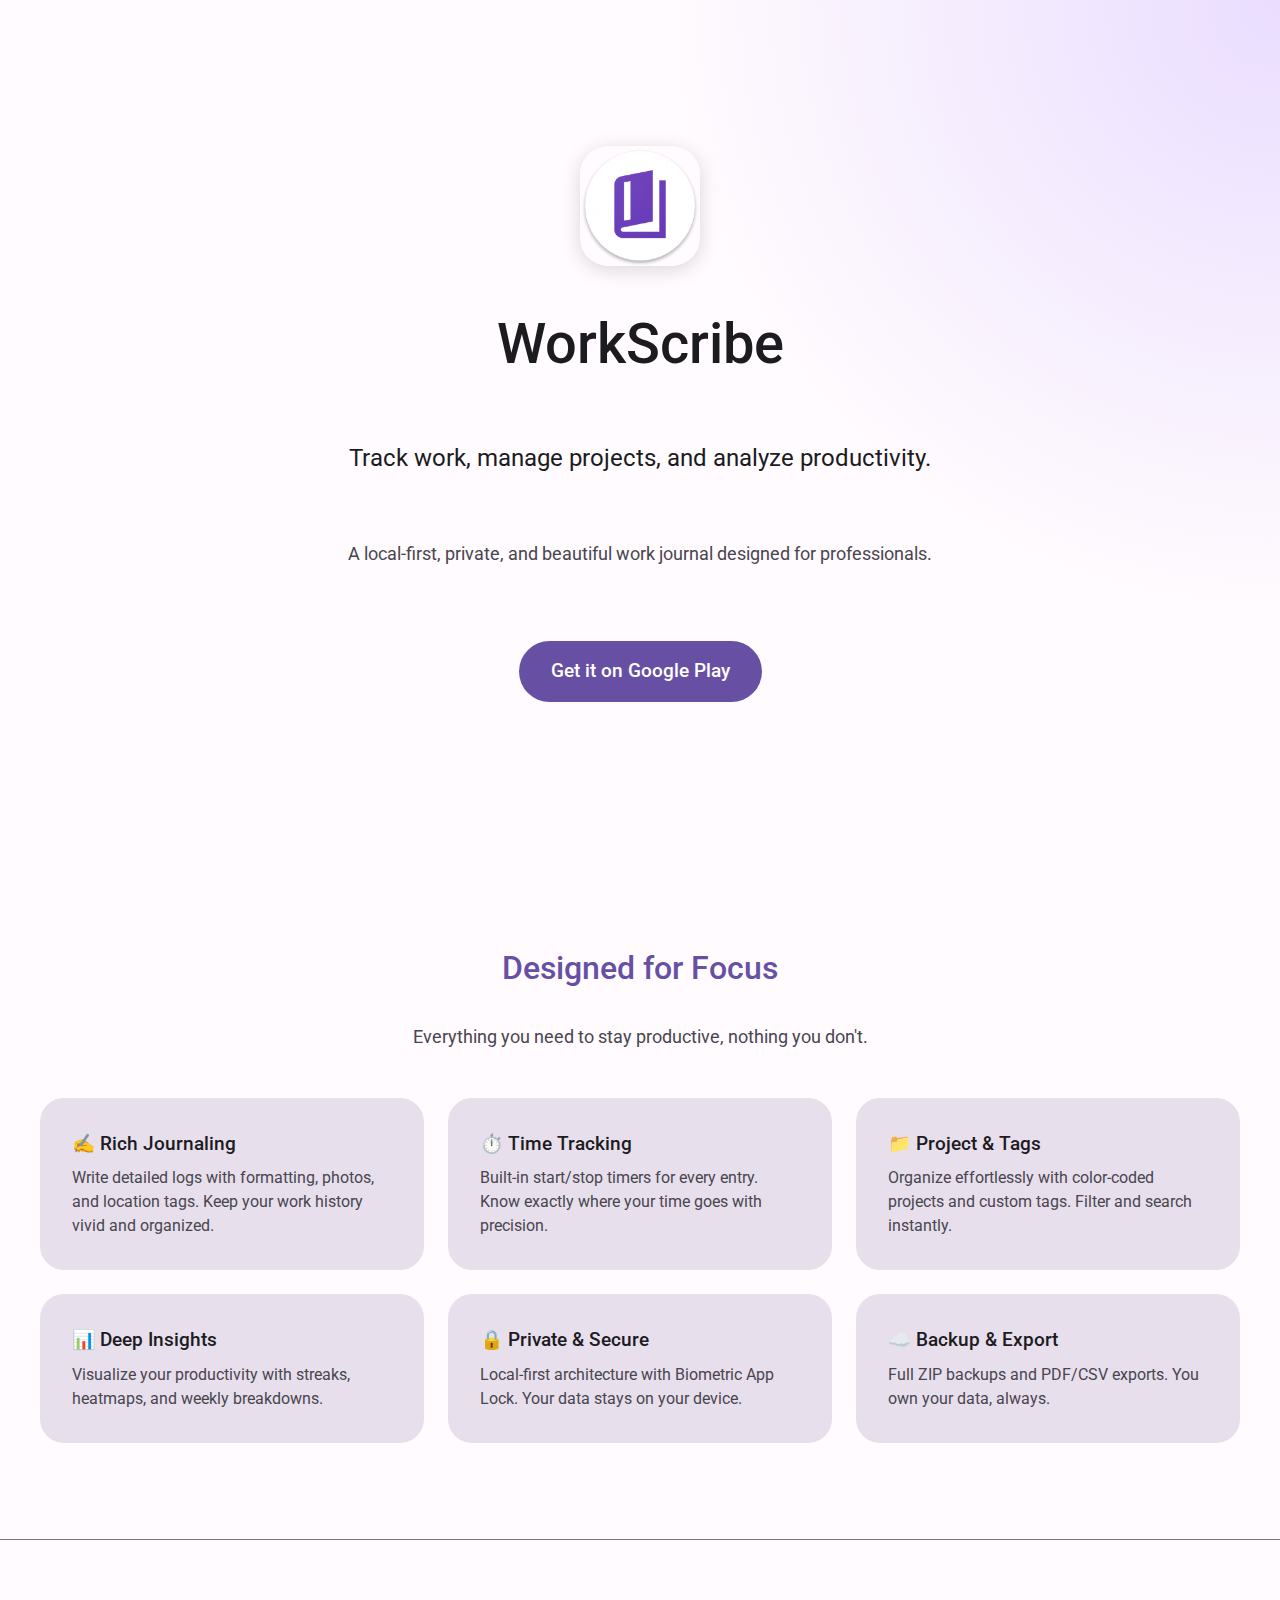
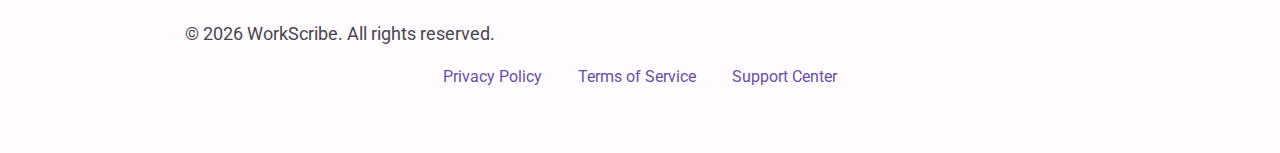
<file: index.html>
<!DOCTYPE html>
<html lang="en">

<head>
    <meta charset="UTF-8">
    <meta name="viewport" content="width=device-width, initial-scale=1.0">
    <title>WorkScribe - Professional Work Journal</title>
    <link rel="stylesheet" href="style.css">
    <link href="https://fonts.googleapis.com/css2?family=Roboto:wght@400;500;700&display=swap" rel="stylesheet">
</head>

<body>

    <!-- Hero Section -->
    <section class="hero">
        <div class="container hero-content">
            <img src="logo.png" alt="WorkScribe Logo" class="app-icon-img"
                style="width: 120px; height: 120px; border-radius: 28px; margin-bottom: 1.5rem; box-shadow: 0 4px 20px rgba(0,0,0,0.15);">
            <h1>WorkScribe</h1>
            <p style="font-size: 1.5rem; color: var(--md-sys-color-on-surface);">Track work, manage projects, and
                analyze productivity.</p>
            <p>A local-first, private, and beautiful work journal designed for professionals.</p>

            <a href="https://play.google.com/store/apps/details?id=com.workscribe.app" class="download-btn">Get it on
                Google Play</a>
        </div>
    </section>

    <!-- Features Section -->
    <section class="features">
        <div class="container">
            <div style="text-align: center;">
                <h2>Designed for Focus</h2>
                <p style="margin: 0 auto;">Everything you need to stay productive, nothing you don't.</p>
            </div>

            <div class="features-grid">
                <div class="feature-card">
                    <h3>✍️ Rich Journaling</h3>
                    <p>Write detailed logs with formatting, photos, and location tags. Keep your work history vivid and
                        organized.</p>
                </div>
                <div class="feature-card">
                    <h3>⏱️ Time Tracking</h3>
                    <p>Built-in start/stop timers for every entry. Know exactly where your time goes with precision.</p>
                </div>
                <div class="feature-card">
                    <h3>📁 Project & Tags</h3>
                    <p>Organize effortlessly with color-coded projects and custom tags. Filter and search instantly.</p>
                </div>
                <div class="feature-card">
                    <h3>📊 Deep Insights</h3>
                    <p>Visualize your productivity with streaks, heatmaps, and weekly breakdowns.</p>
                </div>
                <div class="feature-card">
                    <h3>🔒 Private & Secure</h3>
                    <p>Local-first architecture with Biometric App Lock. Your data stays on your device.</p>
                </div>
                <div class="feature-card">
                    <h3>☁️ Backup & Export</h3>
                    <p>Full ZIP backups and PDF/CSV exports. You own your data, always.</p>
                </div>
            </div>
        </div>
    </section>

    <!-- Footer -->
    <footer>
        <div class="container">
            <p>&copy; 2026 WorkScribe. All rights reserved.</p>
            <div style="margin-top: 1rem;">
                <a href="privacy.html">Privacy Policy</a>
                <a href="terms-of-service.html">Terms of Service</a>
                <a href="support.html">Support Center</a>
            </div>
        </div>
    </footer>

</body>

</html>
</file>
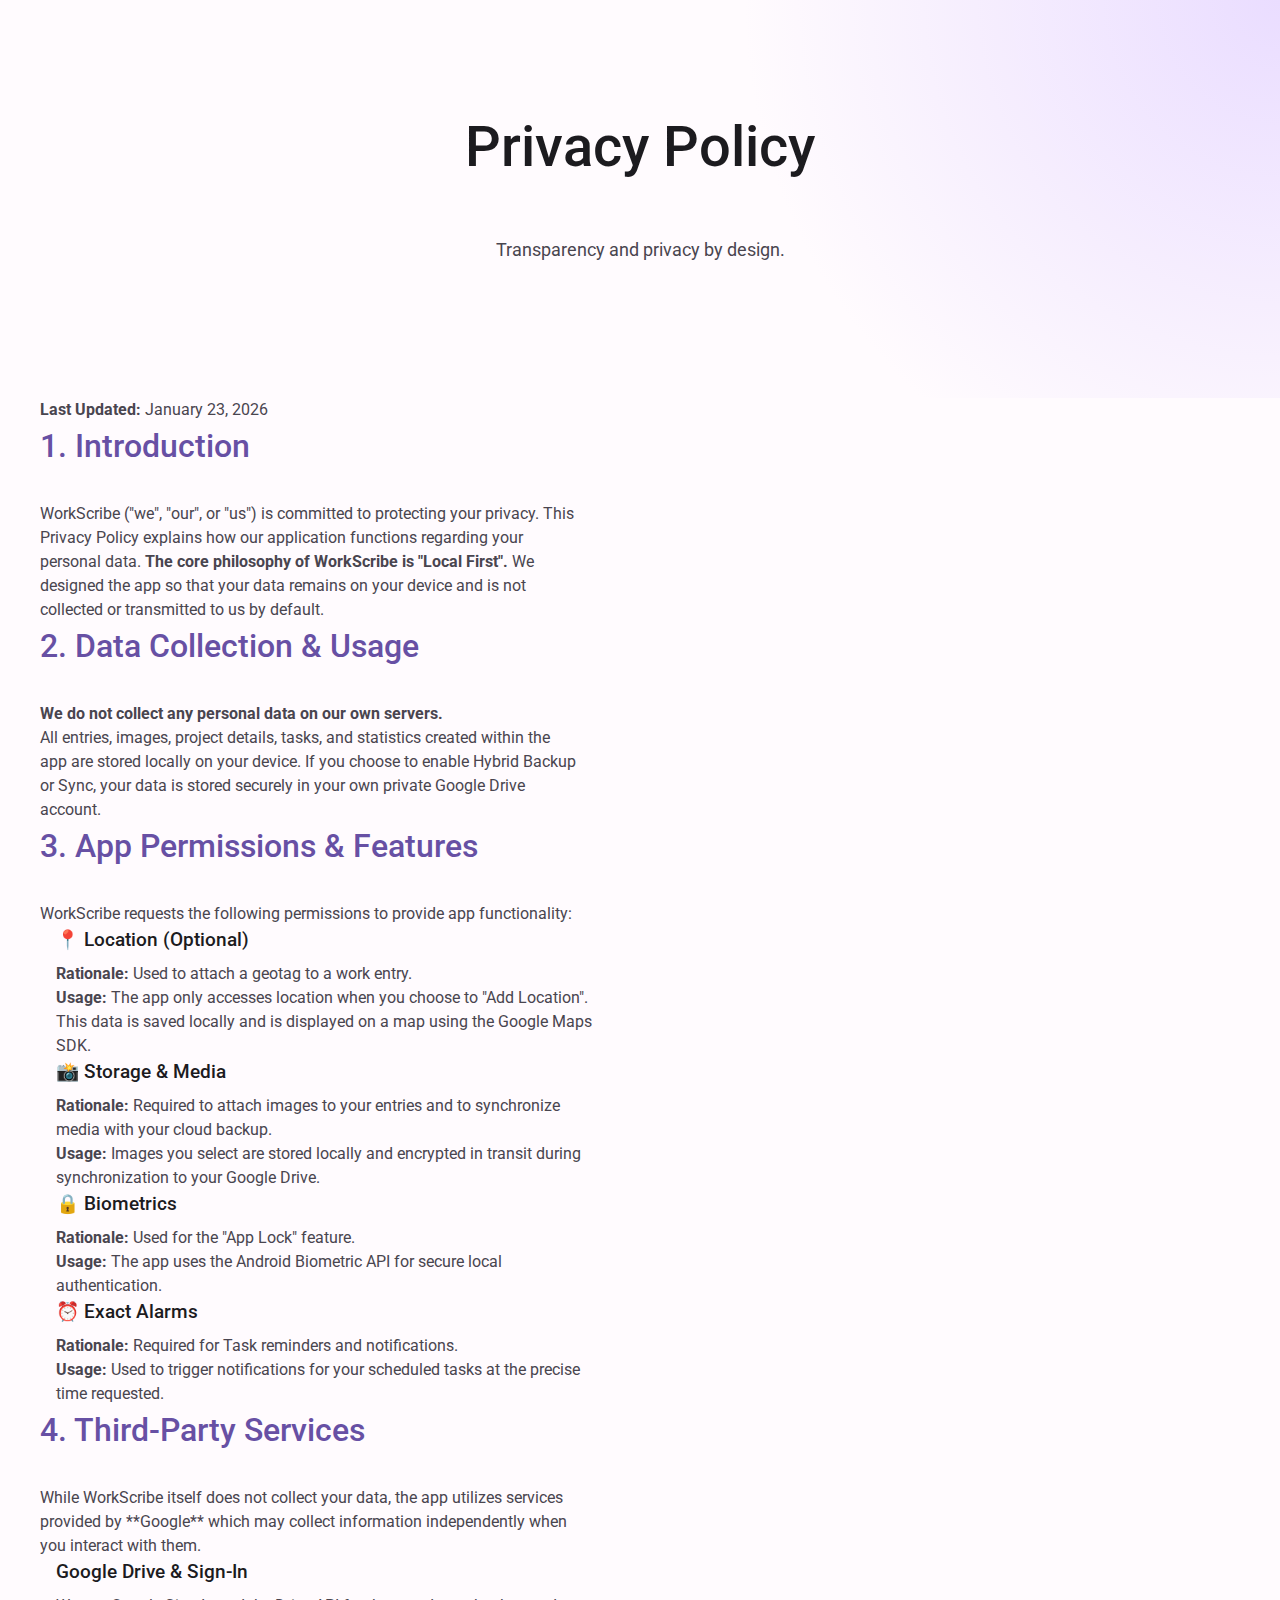
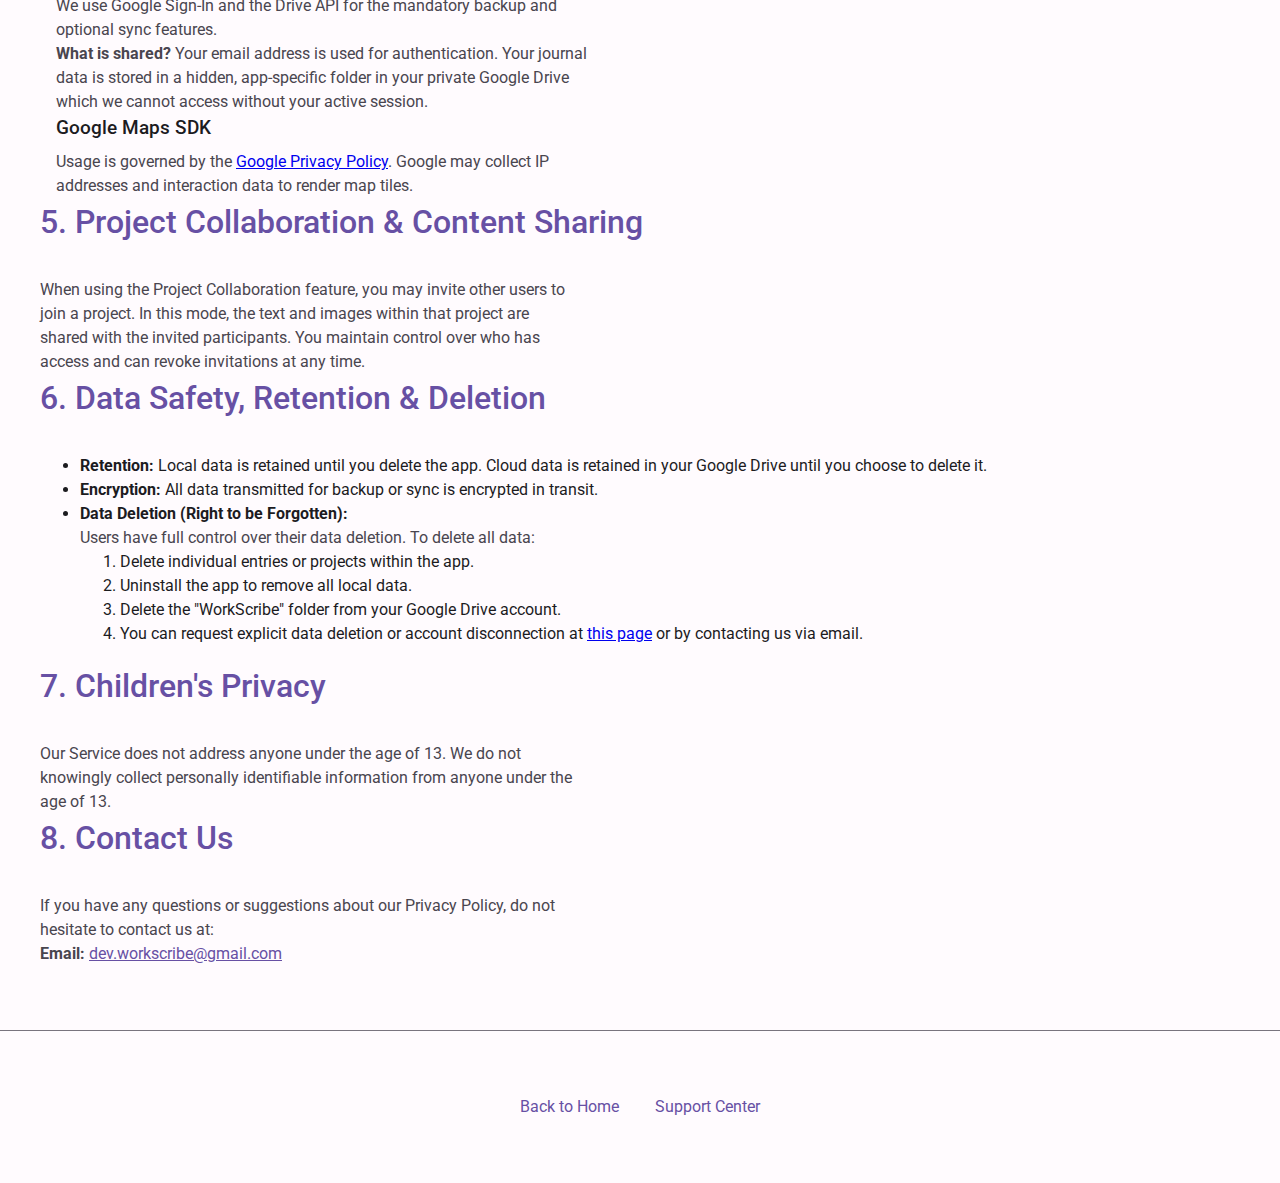
<file: privacy.html>
<!DOCTYPE html>
<html lang="en">

<head>
    <meta charset="UTF-8">
    <meta name="viewport" content="width=device-width, initial-scale=1.0">
    <title>Privacy Policy - WorkScribe</title>
    <link rel="stylesheet" href="style.css">
    <link href="https://fonts.googleapis.com/css2?family=Roboto:wght@400;500;700&display=swap" rel="stylesheet">
</head>

<body>

    <section class="hero" style="min-height: 30vh;">
        <div class="container hero-content">
            <h1>Privacy Policy</h1>
            <p>Transparency and privacy by design.</p>
        </div>
    </section>

    <section class="container" style="padding-bottom: 4rem;">
        <div class="feature-card" style="background: transparent; padding: 0;">
            <p><strong>Last Updated:</strong> January 23, 2026</p>

            <h2>1. Introduction</h2>
            <p>WorkScribe ("we", "our", or "us") is committed to protecting your privacy. This Privacy Policy explains
                how our application functions regarding your personal data. <strong>The core philosophy of WorkScribe is
                    "Local First".</strong> We designed the app so that your data remains on your device and is not
                collected or transmitted to us by default.</p>

            <h2>2. Data Collection & Usage</h2>
            <p><strong>We do not collect any personal data on our own servers.</strong></p>
            <p>All entries, images, project details, tasks, and statistics created within the app are stored locally on
                your
                device. If you choose to enable Hybrid Backup or Sync, your data is stored securely in your own private
                Google Drive account.</p>

            <h2>3. App Permissions & Features</h2>
            <p>WorkScribe requests the following permissions to provide app functionality:</p>

            <div style="margin-left: 1rem;">
                <h3>📍 Location (Optional)</h3>
                <p><strong>Rationale:</strong> Used to attach a geotag to a work entry.</p>
                <p><strong>Usage:</strong> The app only accesses location when you choose to "Add Location". This
                    data is saved locally and is displayed on a map using the Google Maps SDK.</p>

                <h3>📸 Storage & Media</h3>
                <p><strong>Rationale:</strong> Required to attach images to your entries and to synchronize media with
                    your cloud backup.</p>
                <p><strong>Usage:</strong> Images you select are stored locally and encrypted in transit during
                    synchronization to your Google Drive.</p>

                <h3>🔒 Biometrics</h3>
                <p><strong>Rationale:</strong> Used for the "App Lock" feature.</p>
                <p><strong>Usage:</strong> The app uses the Android Biometric API for secure local authentication.</p>

                <h3>⏰ Exact Alarms</h3>
                <p><strong>Rationale:</strong> Required for Task reminders and notifications.</p>
                <p><strong>Usage:</strong> Used to trigger notifications for your scheduled tasks at the precise time
                    requested.</p>
            </div>

            <h2>4. Third-Party Services</h2>
            <p>While WorkScribe itself does not collect your data, the app utilizes services provided by **Google**
                which may collect information independently when you interact with them.</p>

            <div style="margin-left: 1rem;">
                <h3>Google Drive & Sign-In</h3>
                <p>We use Google Sign-In and the Drive API for the mandatory backup and optional sync features.</p>
                <p><strong>What is shared?</strong> Your email address is used for authentication. Your journal data is
                    stored in a hidden, app-specific folder in your private Google Drive which we cannot access without
                    your active session.</p>

                <h3>Google Maps SDK</h3>
                <p>Usage is governed by the <a href="https://policies.google.com/privacy">Google Privacy Policy</a>.
                    Google may collect IP addresses and interaction data to render map tiles.</p>
            </div>

            <h2>5. Project Collaboration & Content Sharing</h2>
            <p>When using the Project Collaboration feature, you may invite other users to join a project. In this mode,
                the text and images within that project are shared with the invited participants. You maintain control
                over who has access and can revoke invitations at any time.</p>

            <h2>6. Data Safety, Retention & Deletion</h2>
            <ul>
                <li><strong>Retention:</strong> Local data is retained until you delete the app. Cloud data is retained
                    in your Google Drive until you choose to delete it.</li>
                <li><strong>Encryption:</strong> All data transmitted for backup or sync is encrypted in transit.</li>
                <li><strong>Data Deletion (Right to be Forgotten):</strong>
                    <p>Users have full control over their data deletion. To delete all data:</p>
                    <ol>
                        <li>Delete individual entries or projects within the app.</li>
                        <li>Uninstall the app to remove all local data.</li>
                        <li>Delete the "WorkScribe" folder from your Google Drive account.</li>
                        <li>You can request explicit data deletion or account disconnection at <a
                                href="https://devworkscribe.github.io/workscribe-web/privacy.html">this page</a> or by
                            contacting us via email.</li>
                    </ol>
                </li>
            </ul>

            <h2>7. Children's Privacy</h2>
            <p>Our Service does not address anyone under the age of 13. We do not knowingly collect personally
                identifiable information from anyone under the age of 13.</p>

            <h2>8. Contact Us</h2>
            <p>If you have any questions or suggestions about our Privacy Policy, do not hesitate to contact us at:</p>
            <p>
                <strong>Email:</strong> <a href="mailto:dev.workscribe@gmail.com"
                    style="color: var(--md-sys-color-primary);">dev.workscribe@gmail.com</a>
            </p>
        </div>
    </section>

    <footer>
        <div class="container">
            <a href="index.html">Back to Home</a>
            <a href="support.html">Support Center</a>
        </div>
    </footer>

</body>

</html>
</file>
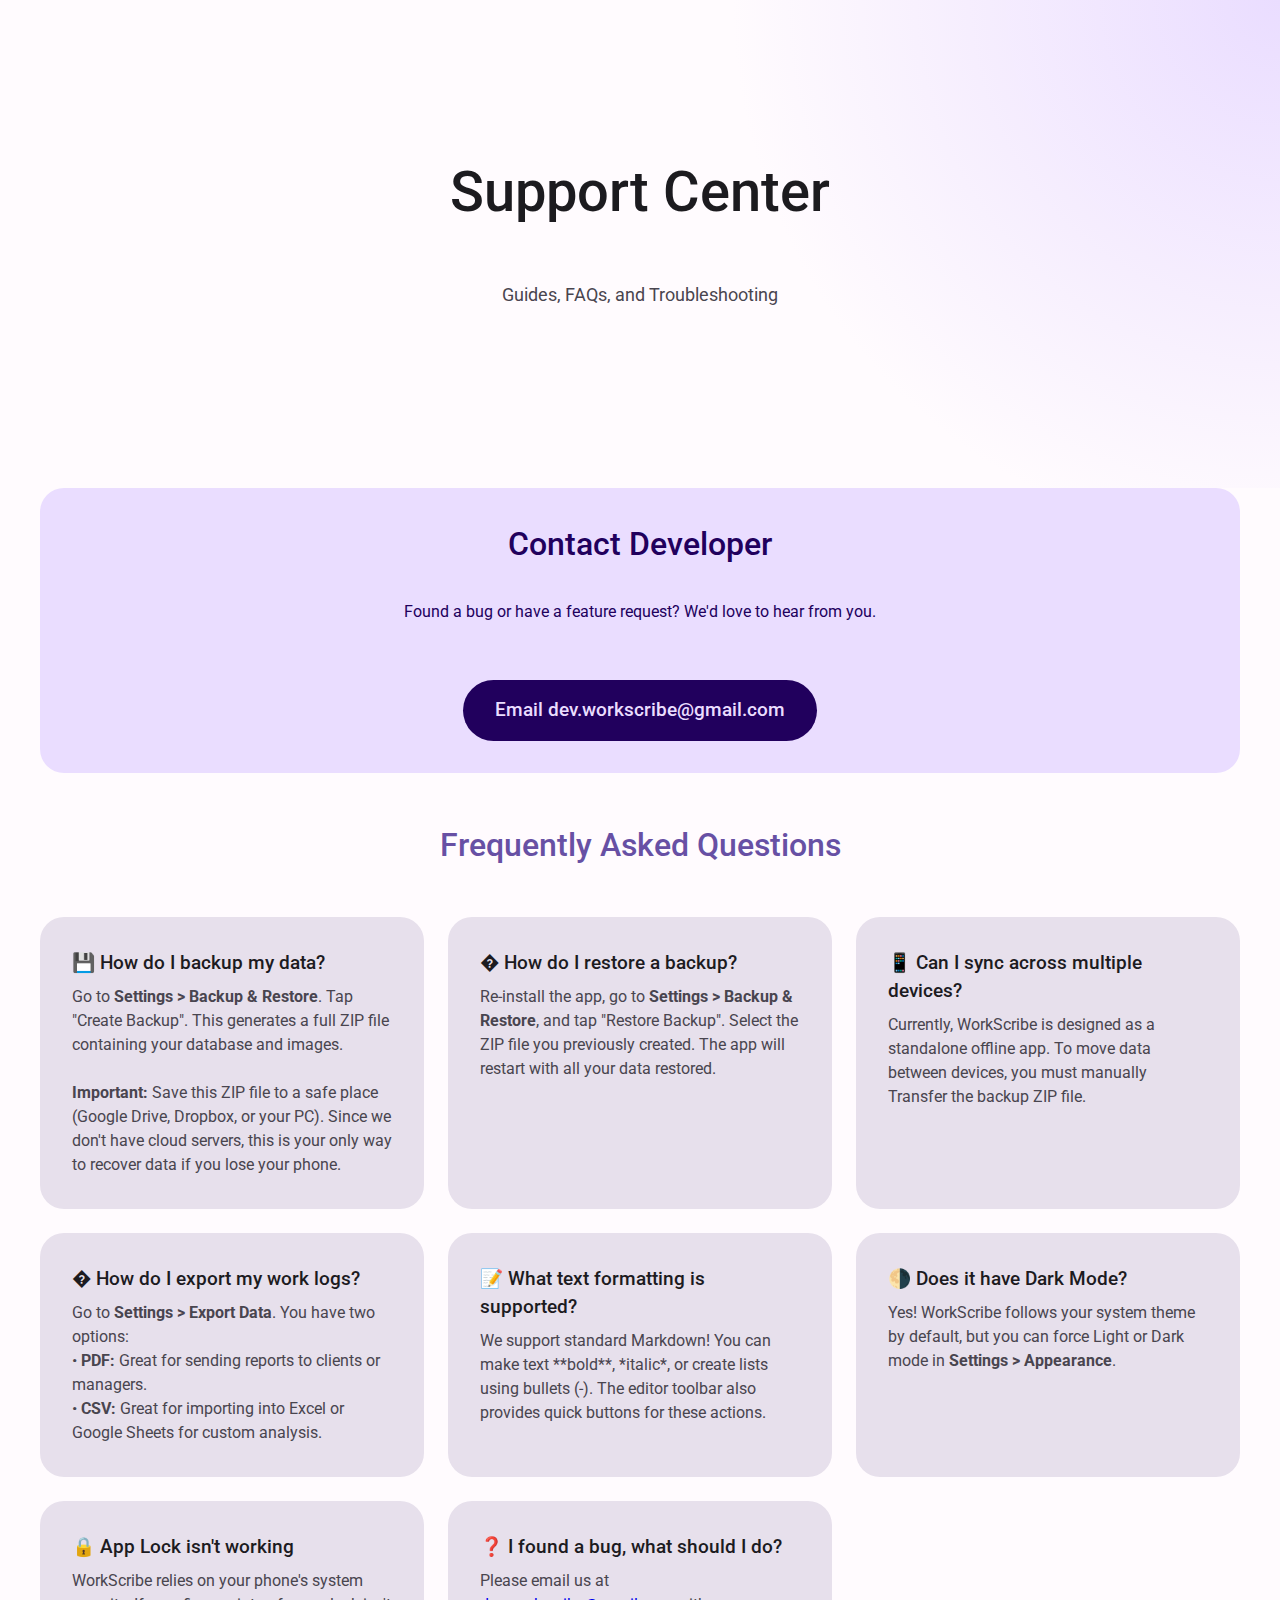
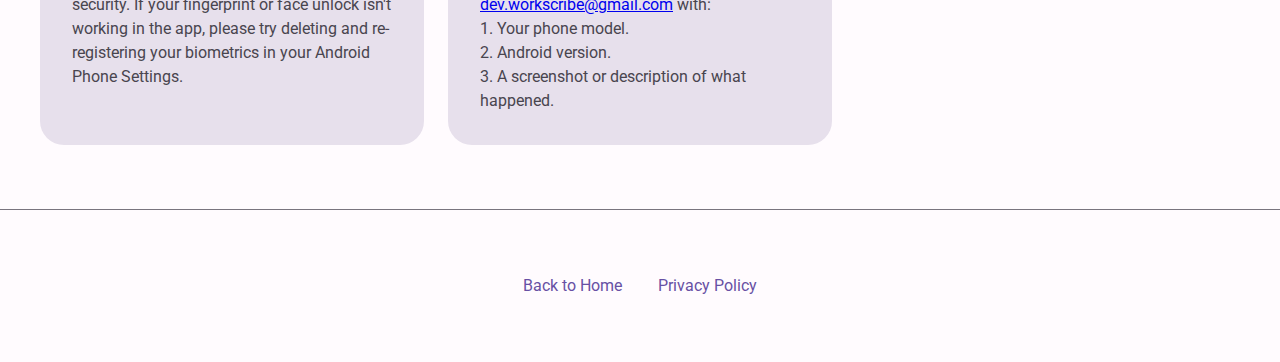
<file: support.html>
<!DOCTYPE html>
<html lang="en">

<head>
    <meta charset="UTF-8">
    <meta name="viewport" content="width=device-width, initial-scale=1.0">
    <title>Support - WorkScribe</title>
    <link rel="stylesheet" href="style.css">
    <link href="https://fonts.googleapis.com/css2?family=Roboto:wght@400;500;700&display=swap" rel="stylesheet">
</head>

<body>

    <!-- Hero -->
    <section class="hero" style="min-height: 40vh;">
        <div class="container hero-content">
            <h1>Support Center</h1>
            <p>Guides, FAQs, and Troubleshooting</p>
        </div>
    </section>

    <section class="container" style="padding-bottom: 4rem;">

        <!-- Contact Card -->
        <div class="feature-card"
            style="text-align: center; margin-bottom: 3rem; background-color: var(--md-sys-color-primary-container);">
            <h2 style="color: var(--md-sys-color-on-primary-container); margin-top: 0;">Contact Developer</h2>
            <p style="color: var(--md-sys-color-on-primary-container); margin: 0 auto 1.5rem auto;">
                Found a bug or have a feature request? We'd love to hear from you.
            </p>
            <a href="mailto:dev.workscribe@gmail.com" class="download-btn"
                style="background-color: var(--md-sys-color-on-primary-container); color: var(--md-sys-color-primary-container);">
                Email dev.workscribe@gmail.com
            </a>
        </div>

        <!-- FAQ Section -->
        <h2 style="text-align: center; margin-bottom: 3rem;">Frequently Asked Questions</h2>

        <div class="features-grid">
            <!-- Data & Security -->
            <div class="feature-card">
                <h3>💾 How do I backup my data?</h3>
                <p>Go to <strong>Settings > Backup & Restore</strong>. Tap "Create Backup". This generates a full ZIP
                    file containing your database and images.
                    <br><br><strong>Important:</strong> Save this ZIP file to a safe place (Google Drive, Dropbox, or
                    your PC). Since we don't have cloud servers, this is your only way to recover data if you lose your
                    phone.
                </p>
            </div>

            <div class="feature-card">
                <h3>� How do I restore a backup?</h3>
                <p>Re-install the app, go to <strong>Settings > Backup & Restore</strong>, and tap "Restore Backup".
                    Select the ZIP file you previously created. The app will restart with all your data restored.</p>
            </div>

            <div class="feature-card">
                <h3>📱 Can I sync across multiple devices?</h3>
                <p>Currently, WorkScribe is designed as a standalone offline app. To move data between devices, you must
                    manually Transfer the backup ZIP file.</p>
            </div>

            <!-- Features -->
            <div class="feature-card">
                <h3>� How do I export my work logs?</h3>
                <p>Go to <strong>Settings > Export Data</strong>. You have two options:
                    <br>• <strong>PDF:</strong> Great for sending reports to clients or managers.
                    <br>• <strong>CSV:</strong> Great for importing into Excel or Google Sheets for custom analysis.
                </p>
            </div>

            <div class="feature-card">
                <h3>📝 What text formatting is supported?</h3>
                <p>We support standard Markdown! You can make text **bold**, *italic*, or create lists using bullets
                    (-). The editor toolbar also provides quick buttons for these actions.</p>
            </div>

            <div class="feature-card">
                <h3>🌗 Does it have Dark Mode?</h3>
                <p>Yes! WorkScribe follows your system theme by default, but you can force Light or Dark mode in
                    <strong>Settings > Appearance</strong>.</p>
            </div>

            <!-- Troubleshooting -->
            <div class="feature-card">
                <h3>🔒 App Lock isn't working</h3>
                <p>WorkScribe relies on your phone's system security. If your fingerprint or face unlock isn't working
                    in the app, please try deleting and re-registering your biometrics in your Android Phone Settings.
                </p>
            </div>

            <div class="feature-card">
                <h3>❓ I found a bug, what should I do?</h3>
                <p>Please email us at <a href="mailto:dev.workscribe@gmail.com">dev.workscribe@gmail.com</a> with:
                    <br>1. Your phone model.
                    <br>2. Android version.
                    <br>3. A screenshot or description of what happened.
                </p>
            </div>
        </div>

    </section>

    <!-- Footer -->
    <footer>
        <div class="container">
            <a href="index.html">Back to Home</a>
            <a href="privacy.html">Privacy Policy</a>
        </div>
    </footer>

</body>

</html>
</file>
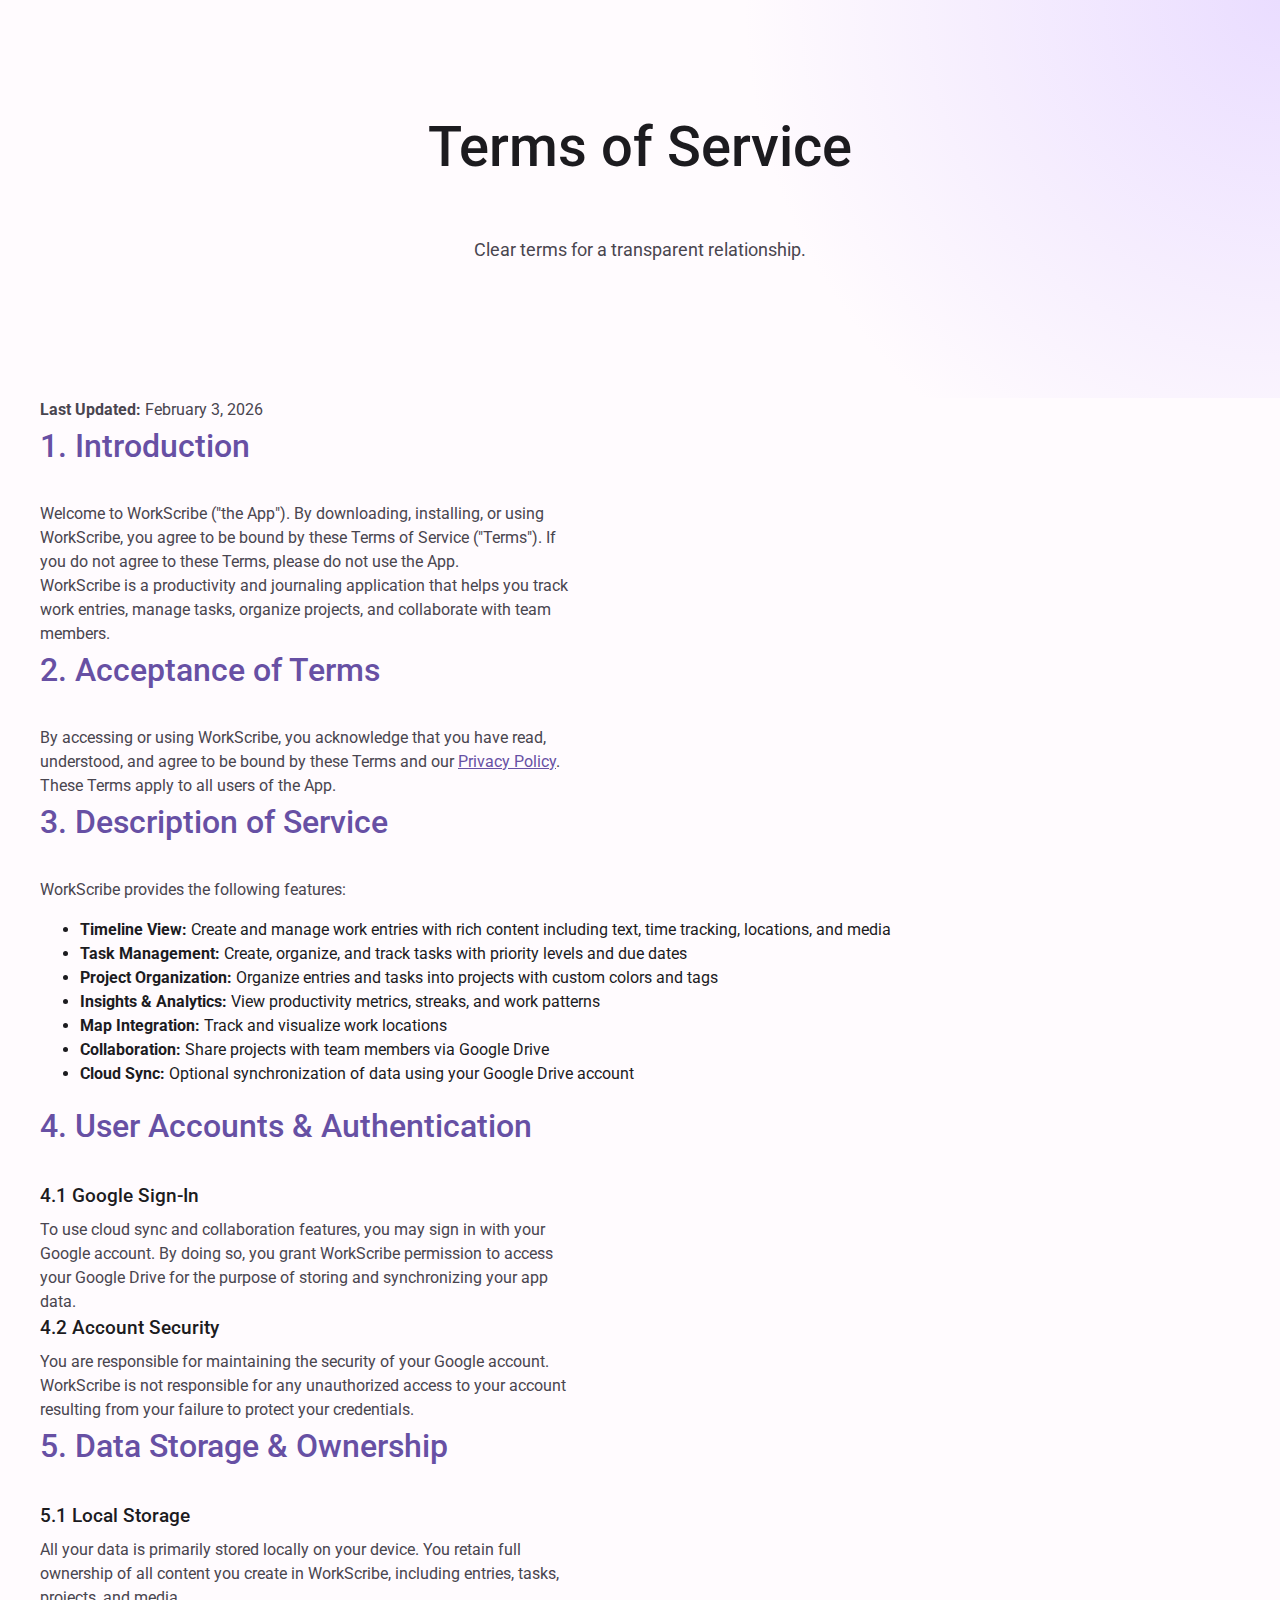
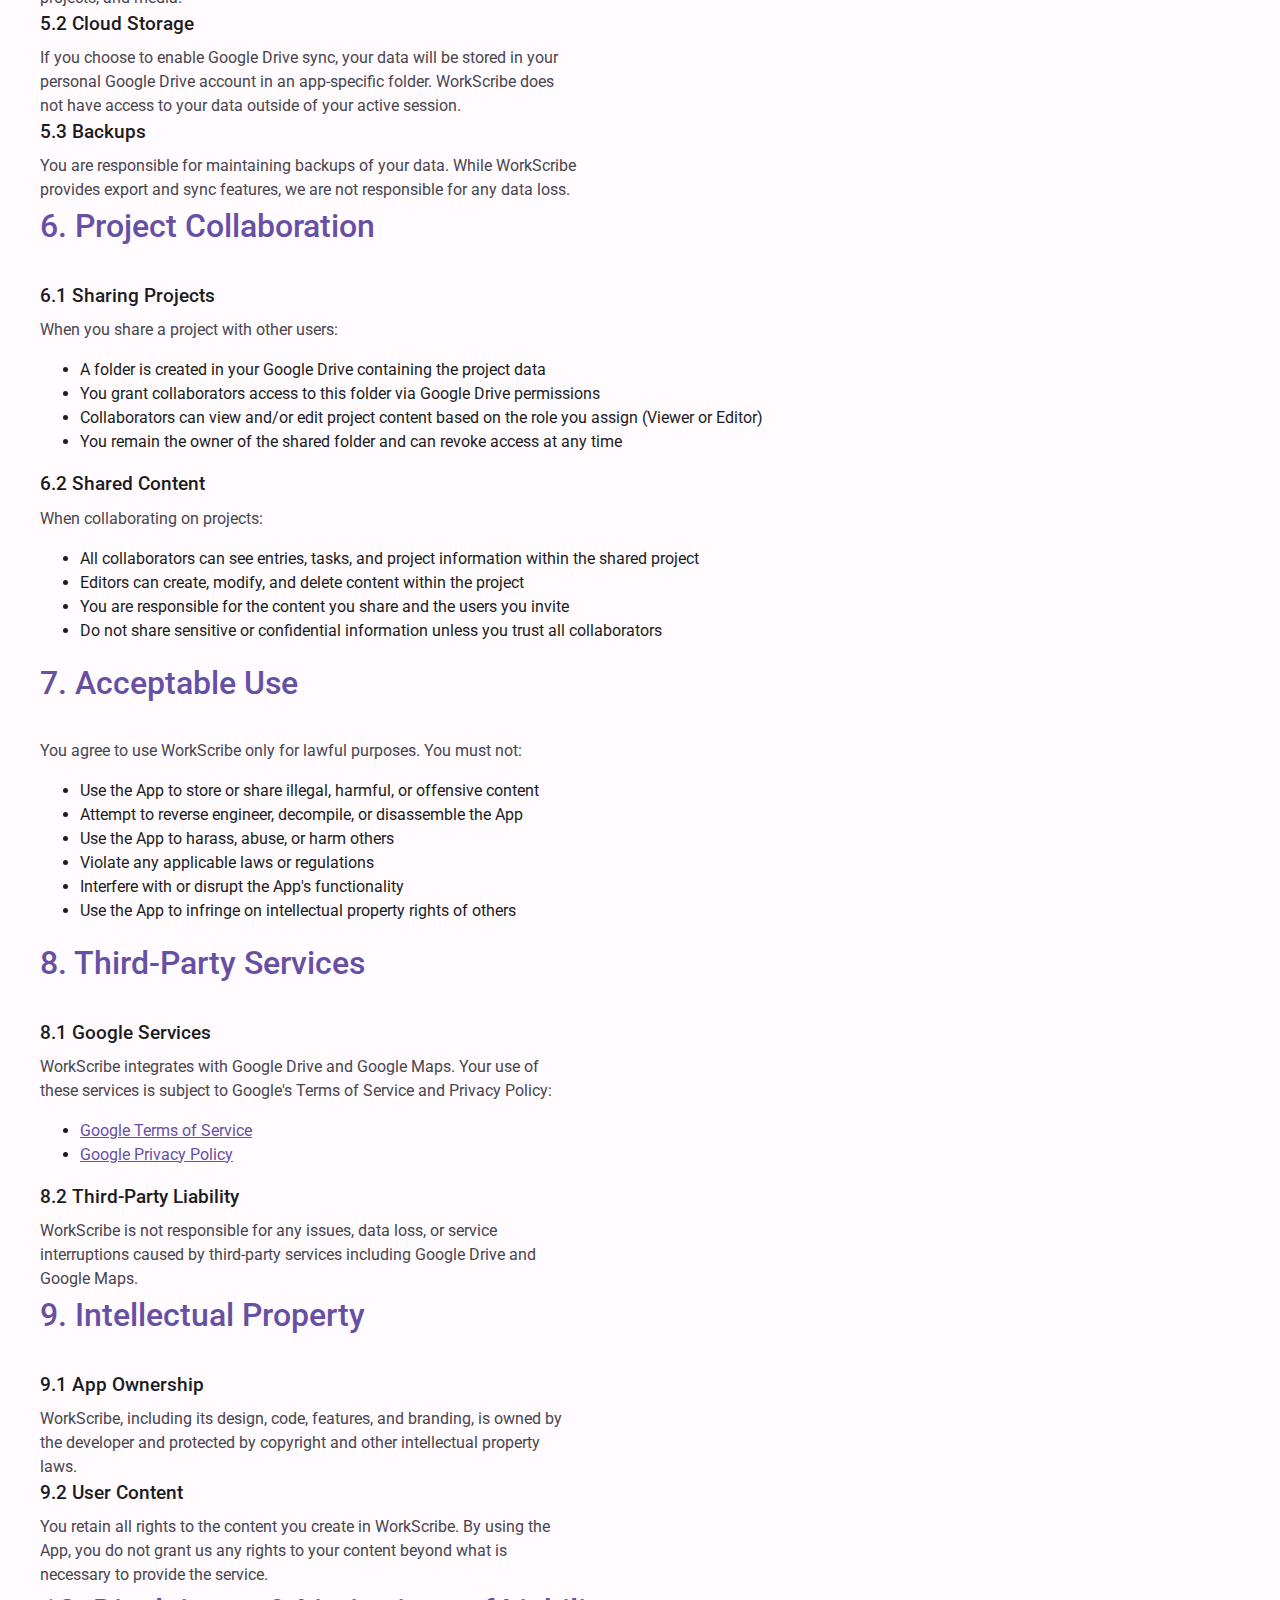
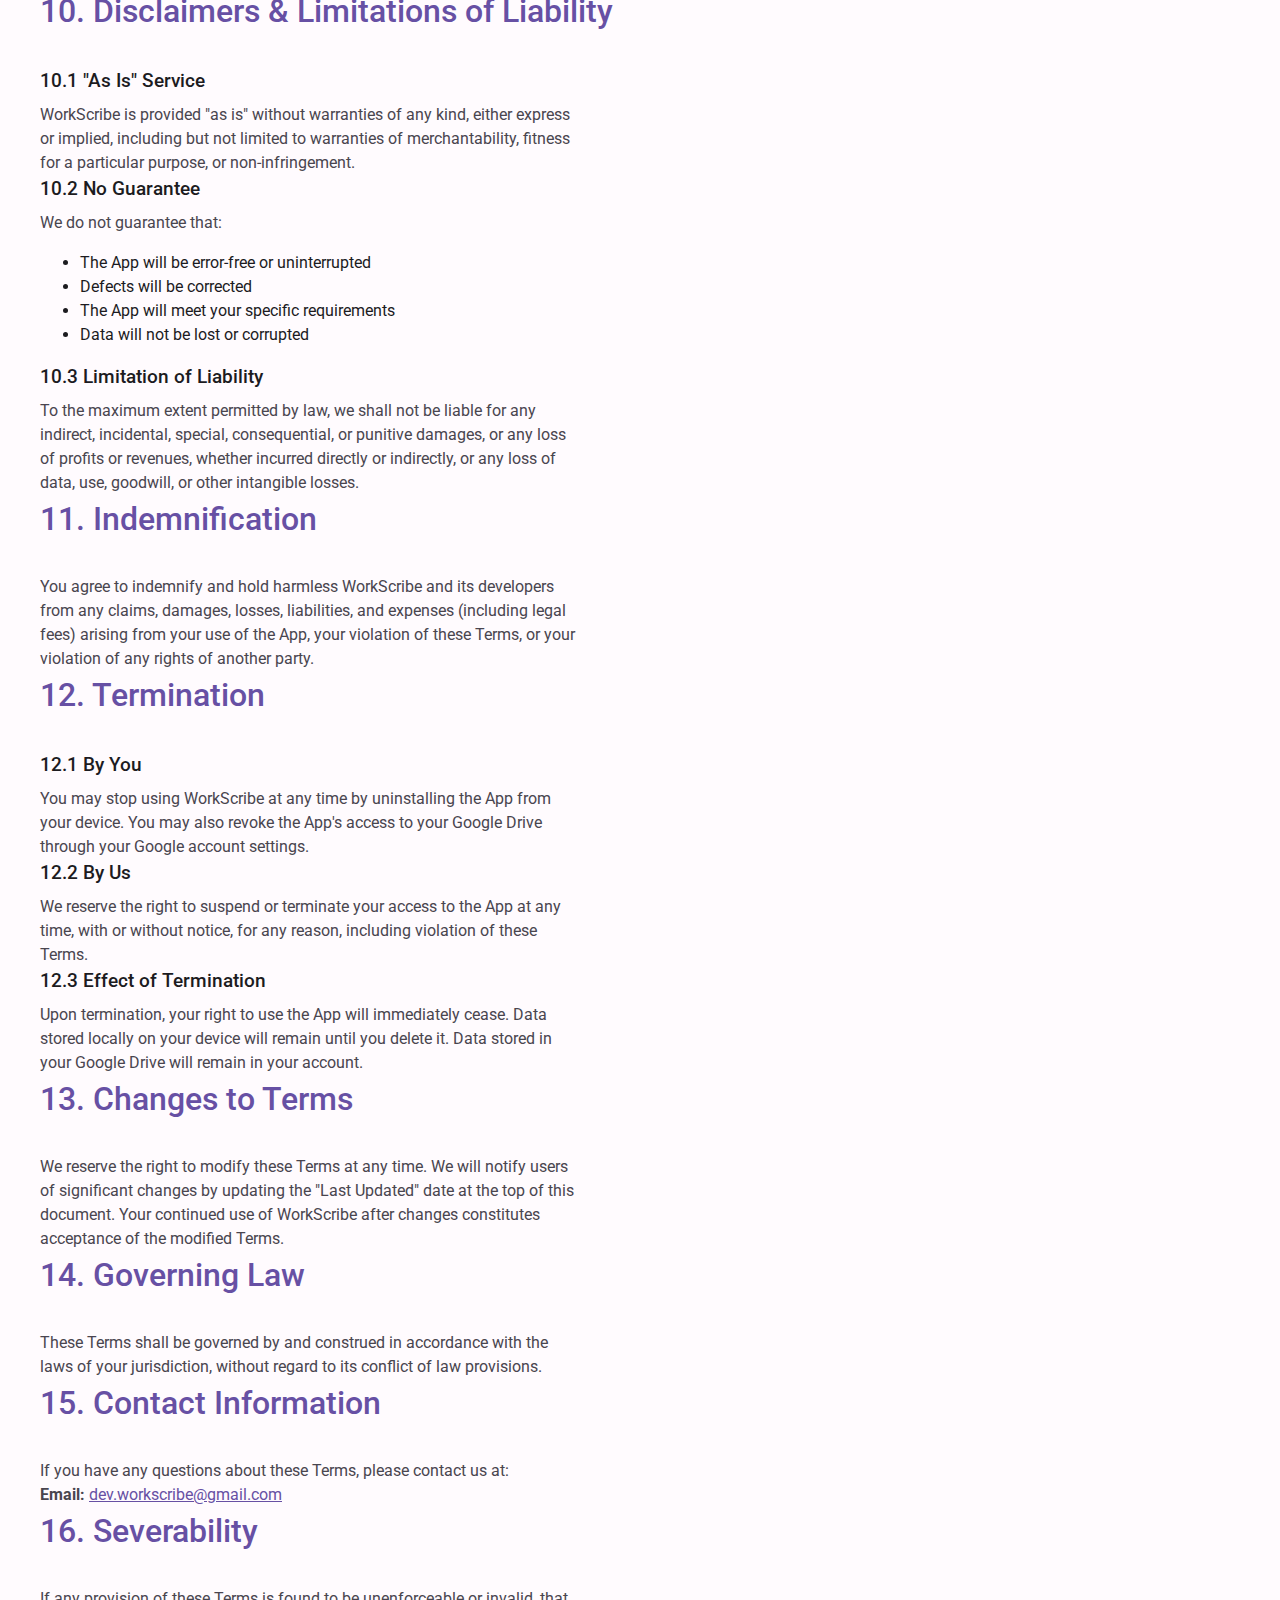
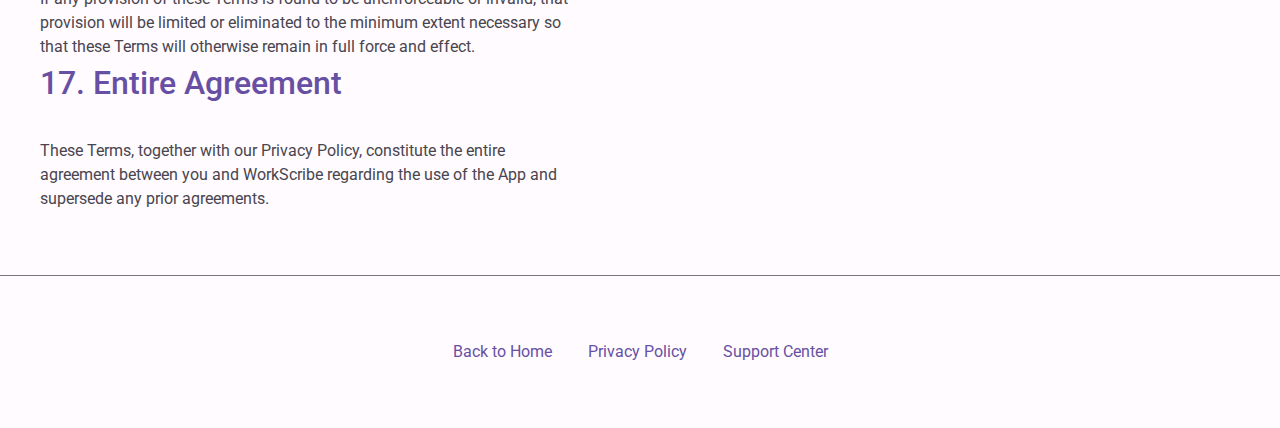
<file: terms-of-service.html>
<!DOCTYPE html>
<html lang="en">

<head>
    <meta charset="UTF-8">
    <meta name="viewport" content="width=device-width, initial-scale=1.0">
    <title>Terms of Service - WorkScribe</title>
    <link rel="stylesheet" href="style.css">
    <link href="https://fonts.googleapis.com/css2?family=Roboto:wght@400;500;700&display=swap" rel="stylesheet">
</head>

<body>

    <section class="hero" style="min-height: 30vh;">
        <div class="container hero-content">
            <h1>Terms of Service</h1>
            <p>Clear terms for a transparent relationship.</p>
        </div>
    </section>

    <section class="container" style="padding-bottom: 4rem;">
        <div class="feature-card" style="background: transparent; padding: 0;">
            <p><strong>Last Updated:</strong> February 3, 2026</p>

            <h2>1. Introduction</h2>
            <p>Welcome to WorkScribe ("the App"). By downloading, installing, or using WorkScribe, you agree to be bound
                by these Terms of Service ("Terms"). If you do not agree to these Terms, please do not use the App.</p>
            <p>WorkScribe is a productivity and journaling application that helps you track work entries, manage tasks,
                organize projects, and collaborate with team members.</p>

            <h2>2. Acceptance of Terms</h2>
            <p>By accessing or using WorkScribe, you acknowledge that you have read, understood, and agree to be bound
                by these Terms and our <a href="privacy.html" style="color: var(--md-sys-color-primary);">Privacy
                    Policy</a>. These Terms apply to all users of the App.</p>

            <h2>3. Description of Service</h2>
            <p>WorkScribe provides the following features:</p>
            <ul>
                <li><strong>Timeline View:</strong> Create and manage work entries with rich content including text,
                    time tracking, locations, and media</li>
                <li><strong>Task Management:</strong> Create, organize, and track tasks with priority levels and due
                    dates</li>
                <li><strong>Project Organization:</strong> Organize entries and tasks into projects with custom colors
                    and tags</li>
                <li><strong>Insights & Analytics:</strong> View productivity metrics, streaks, and work patterns</li>
                <li><strong>Map Integration:</strong> Track and visualize work locations</li>
                <li><strong>Collaboration:</strong> Share projects with team members via Google Drive</li>
                <li><strong>Cloud Sync:</strong> Optional synchronization of data using your Google Drive account</li>
            </ul>

            <h2>4. User Accounts & Authentication</h2>
            <h3>4.1 Google Sign-In</h3>
            <p>To use cloud sync and collaboration features, you may sign in with your Google account. By doing so, you
                grant WorkScribe permission to access your Google Drive for the purpose of storing and synchronizing
                your app data.</p>

            <h3>4.2 Account Security</h3>
            <p>You are responsible for maintaining the security of your Google account. WorkScribe is not responsible
                for any unauthorized access to your account resulting from your failure to protect your credentials.</p>

            <h2>5. Data Storage & Ownership</h2>
            <h3>5.1 Local Storage</h3>
            <p>All your data is primarily stored locally on your device. You retain full ownership of all content you
                create in WorkScribe, including entries, tasks, projects, and media.</p>

            <h3>5.2 Cloud Storage</h3>
            <p>If you choose to enable Google Drive sync, your data will be stored in your personal Google Drive account
                in an app-specific folder. WorkScribe does not have access to your data outside of your active session.
            </p>

            <h3>5.3 Backups</h3>
            <p>You are responsible for maintaining backups of your data. While WorkScribe provides export and sync
                features, we are not responsible for any data loss.</p>

            <h2>6. Project Collaboration</h2>
            <h3>6.1 Sharing Projects</h3>
            <p>When you share a project with other users:</p>
            <ul>
                <li>A folder is created in your Google Drive containing the project data</li>
                <li>You grant collaborators access to this folder via Google Drive permissions</li>
                <li>Collaborators can view and/or edit project content based on the role you assign (Viewer or Editor)
                </li>
                <li>You remain the owner of the shared folder and can revoke access at any time</li>
            </ul>

            <h3>6.2 Shared Content</h3>
            <p>When collaborating on projects:</p>
            <ul>
                <li>All collaborators can see entries, tasks, and project information within the shared project</li>
                <li>Editors can create, modify, and delete content within the project</li>
                <li>You are responsible for the content you share and the users you invite</li>
                <li>Do not share sensitive or confidential information unless you trust all collaborators</li>
            </ul>

            <h2>7. Acceptable Use</h2>
            <p>You agree to use WorkScribe only for lawful purposes. You must not:</p>
            <ul>
                <li>Use the App to store or share illegal, harmful, or offensive content</li>
                <li>Attempt to reverse engineer, decompile, or disassemble the App</li>
                <li>Use the App to harass, abuse, or harm others</li>
                <li>Violate any applicable laws or regulations</li>
                <li>Interfere with or disrupt the App's functionality</li>
                <li>Use the App to infringe on intellectual property rights of others</li>
            </ul>

            <h2>8. Third-Party Services</h2>
            <h3>8.1 Google Services</h3>
            <p>WorkScribe integrates with Google Drive and Google Maps. Your use of these services is subject to
                Google's Terms of Service and Privacy Policy:</p>
            <ul>
                <li><a href="https://policies.google.com/terms" style="color: var(--md-sys-color-primary);">Google Terms
                        of Service</a></li>
                <li><a href="https://policies.google.com/privacy" style="color: var(--md-sys-color-primary);">Google
                        Privacy Policy</a></li>
            </ul>

            <h3>8.2 Third-Party Liability</h3>
            <p>WorkScribe is not responsible for any issues, data loss, or service interruptions caused by third-party
                services including Google Drive and Google Maps.</p>

            <h2>9. Intellectual Property</h2>
            <h3>9.1 App Ownership</h3>
            <p>WorkScribe, including its design, code, features, and branding, is owned by the developer and protected
                by copyright and other intellectual property laws.</p>

            <h3>9.2 User Content</h3>
            <p>You retain all rights to the content you create in WorkScribe. By using the App, you do not grant us any
                rights to your content beyond what is necessary to provide the service.</p>

            <h2>10. Disclaimers & Limitations of Liability</h2>
            <h3>10.1 "As Is" Service</h3>
            <p>WorkScribe is provided "as is" without warranties of any kind, either express or implied, including but
                not limited to warranties of merchantability, fitness for a particular purpose, or non-infringement.</p>

            <h3>10.2 No Guarantee</h3>
            <p>We do not guarantee that:</p>
            <ul>
                <li>The App will be error-free or uninterrupted</li>
                <li>Defects will be corrected</li>
                <li>The App will meet your specific requirements</li>
                <li>Data will not be lost or corrupted</li>
            </ul>

            <h3>10.3 Limitation of Liability</h3>
            <p>To the maximum extent permitted by law, we shall not be liable for any indirect, incidental, special,
                consequential, or punitive damages, or any loss of profits or revenues, whether incurred directly or
                indirectly, or any loss of data, use, goodwill, or other intangible losses.</p>

            <h2>11. Indemnification</h2>
            <p>You agree to indemnify and hold harmless WorkScribe and its developers from any claims, damages, losses,
                liabilities, and expenses (including legal fees) arising from your use of the App, your violation of
                these Terms, or your violation of any rights of another party.</p>

            <h2>12. Termination</h2>
            <h3>12.1 By You</h3>
            <p>You may stop using WorkScribe at any time by uninstalling the App from your device. You may also revoke
                the App's access to your Google Drive through your Google account settings.</p>

            <h3>12.2 By Us</h3>
            <p>We reserve the right to suspend or terminate your access to the App at any time, with or without notice,
                for any reason, including violation of these Terms.</p>

            <h3>12.3 Effect of Termination</h3>
            <p>Upon termination, your right to use the App will immediately cease. Data stored locally on your device
                will remain until you delete it. Data stored in your Google Drive will remain in your account.</p>

            <h2>13. Changes to Terms</h2>
            <p>We reserve the right to modify these Terms at any time. We will notify users of significant changes by
                updating the "Last Updated" date at the top of this document. Your continued use of WorkScribe after
                changes constitutes acceptance of the modified Terms.</p>

            <h2>14. Governing Law</h2>
            <p>These Terms shall be governed by and construed in accordance with the laws of your jurisdiction, without
                regard to its conflict of law provisions.</p>

            <h2>15. Contact Information</h2>
            <p>If you have any questions about these Terms, please contact us at:</p>
            <p>
                <strong>Email:</strong> <a href="mailto:dev.workscribe@gmail.com"
                    style="color: var(--md-sys-color-primary);">dev.workscribe@gmail.com</a>
            </p>

            <h2>16. Severability</h2>
            <p>If any provision of these Terms is found to be unenforceable or invalid, that provision will be limited
                or eliminated to the minimum extent necessary so that these Terms will otherwise remain in full force
                and effect.</p>

            <h2>17. Entire Agreement</h2>
            <p>These Terms, together with our Privacy Policy, constitute the entire agreement between you and WorkScribe
                regarding the use of the App and supersede any prior agreements.</p>
        </div>
    </section>

    <footer>
        <div class="container">
            <a href="index.html">Back to Home</a>
            <a href="privacy.html">Privacy Policy</a>
            <a href="support.html">Support Center</a>
        </div>
    </footer>

</body>

</html>
</file>
<file: style.css>
:root {
    --md-sys-color-primary: #6750A4;
    --md-sys-color-on-primary: #FFFFFF;
    --md-sys-color-primary-container: #EADDFF;
    --md-sys-color-on-primary-container: #21005D;
    --md-sys-color-secondary: #625B71;
    --md-sys-color-on-secondary: #FFFFFF;
    --md-sys-color-secondary-container: #E8DEF8;
    --md-sys-color-on-secondary-container: #1D192B;
    --md-sys-color-background: #FFFBFE;
    --md-sys-color-on-background: #1C1B1F;
    --md-sys-color-surface: #FFFBFE;
    --md-sys-color-on-surface: #1C1B1F;
    --md-sys-color-surface-variant: #E7E0EC;
    --md-sys-color-on-surface-variant: #49454F;
    --md-sys-color-outline: #79747E;

    /* Expressive Customizations */
    --md-ref-typeface-brand: 'Roboto', sans-serif;
    --md-ref-typeface-plain: 'Roboto', sans-serif;
    --border-radius-large: 24px;
    --border-radius-medium: 12px;
}

@media (prefers-color-scheme: dark) {
    :root {
        --md-sys-color-primary: #D0BCFF;
        --md-sys-color-on-primary: #381E72;
        --md-sys-color-primary-container: #4F378B;
        --md-sys-color-on-primary-container: #EADDFF;
        --md-sys-color-secondary: #CCC2DC;
        --md-sys-color-on-secondary: #332D41;
        --md-sys-color-secondary-container: #4A4458;
        --md-sys-color-on-secondary-container: #E8DEF8;
        --md-sys-color-background: #1C1B1F;
        --md-sys-color-on-background: #E6E1E5;
        --md-sys-color-surface: #1C1B1F;
        --md-sys-color-on-surface: #E6E1E5;
        --md-sys-color-surface-variant: #49454F;
        --md-sys-color-on-surface-variant: #CAC4D0;
        --md-sys-color-outline: #938F99;
    }
}

body {
    background-color: var(--md-sys-color-background);
    color: var(--md-sys-color-on-background);
    font-family: var(--md-ref-typeface-plain);
    margin: 0;
    padding: 0;
    line-height: 1.5;
    -webkit-font-smoothing: antialiased;
}

/* Typography */
h1, h2, h3 {
    margin: 0;
    font-weight: 500;
}

h1 {
    font-size: 3.5rem; /* Display Small/Medium for impact */
    line-height: 1.1;
    margin-bottom: 1rem;
}

h2 {
    font-size: 2rem;
    margin-bottom: 2rem;
    color: var(--md-sys-color-primary);
}

p {
    font-size: 1.1rem;
    color: var(--md-sys-color-on-surface-variant);
    max-width: 60ch;
}

/* Layout */
.container {
    max-width: 1200px;
    margin: 0 auto;
    padding: 0 24px;
}

/* Hero Section */
.hero {
    min-height: 80vh;
    display: flex;
    align-items: center;
    justify-content: center;
    text-align: center;
    background: radial-gradient(circle at top right, var(--md-sys-color-primary-container), transparent 40%);
    padding: 4rem 1rem;
}

.hero-content {
    display: flex;
    flex-direction: column;
    align-items: center;
    gap: 1.5rem;
}

.app-icon {
    width: 120px;
    height: 120px;
    background-color: var(--md-sys-color-primary);
    border-radius: 32px; /* Super-ellipse ish */
    margin-bottom: 1rem;
    display: flex;
    align-items: center;
    justify-content: center;
    font-size: 3rem;
    color: var(--md-sys-color-on-primary);
    box-shadow: 0 4px 12px rgba(0,0,0,0.1);
}

.download-btn {
    display: inline-flex;
    align-items: center;
    background-color: var(--md-sys-color-primary);
    color: var(--md-sys-color-on-primary);
    padding: 1rem 2rem;
    border-radius: 100px;
    text-decoration: none;
    font-weight: 500;
    font-size: 1.2rem;
    transition: transform 0.2s, box-shadow 0.2s;
    margin-top: 2rem;
}

.download-btn:hover {
    transform: translateY(-2px);
    box-shadow: 0 6px 16px rgba(0,0,0,0.2);
}

/* Features Grid */
.features {
    padding: 6rem 0;
}

.features-grid {
    display: grid;
    grid-template-columns: repeat(auto-fit, minmax(300px, 1fr));
    gap: 24px;
    margin-top: 3rem;
}

.feature-card {
    background-color: var(--md-sys-color-surface-variant);
    padding: 2rem;
    border-radius: var(--border-radius-large);
    transition: background-color 0.2s;
}

.feature-card h3 {
    margin-bottom: 0.5rem;
    color: var(--md-sys-color-on-surface);
}

.feature-card p {
    font-size: 1rem;
    margin: 0;
}

/* Footer */
footer {
    text-align: center;
    padding: 4rem 0;
    color: var(--md-sys-color-on-surface-variant);
    border-top: 1px solid var(--md-sys-color-outline);
    background-color: var(--md-sys-color-surface);
}

footer a {
    color: var(--md-sys-color-primary);
    text-decoration: none;
    margin: 0 1rem;
}
</file>
